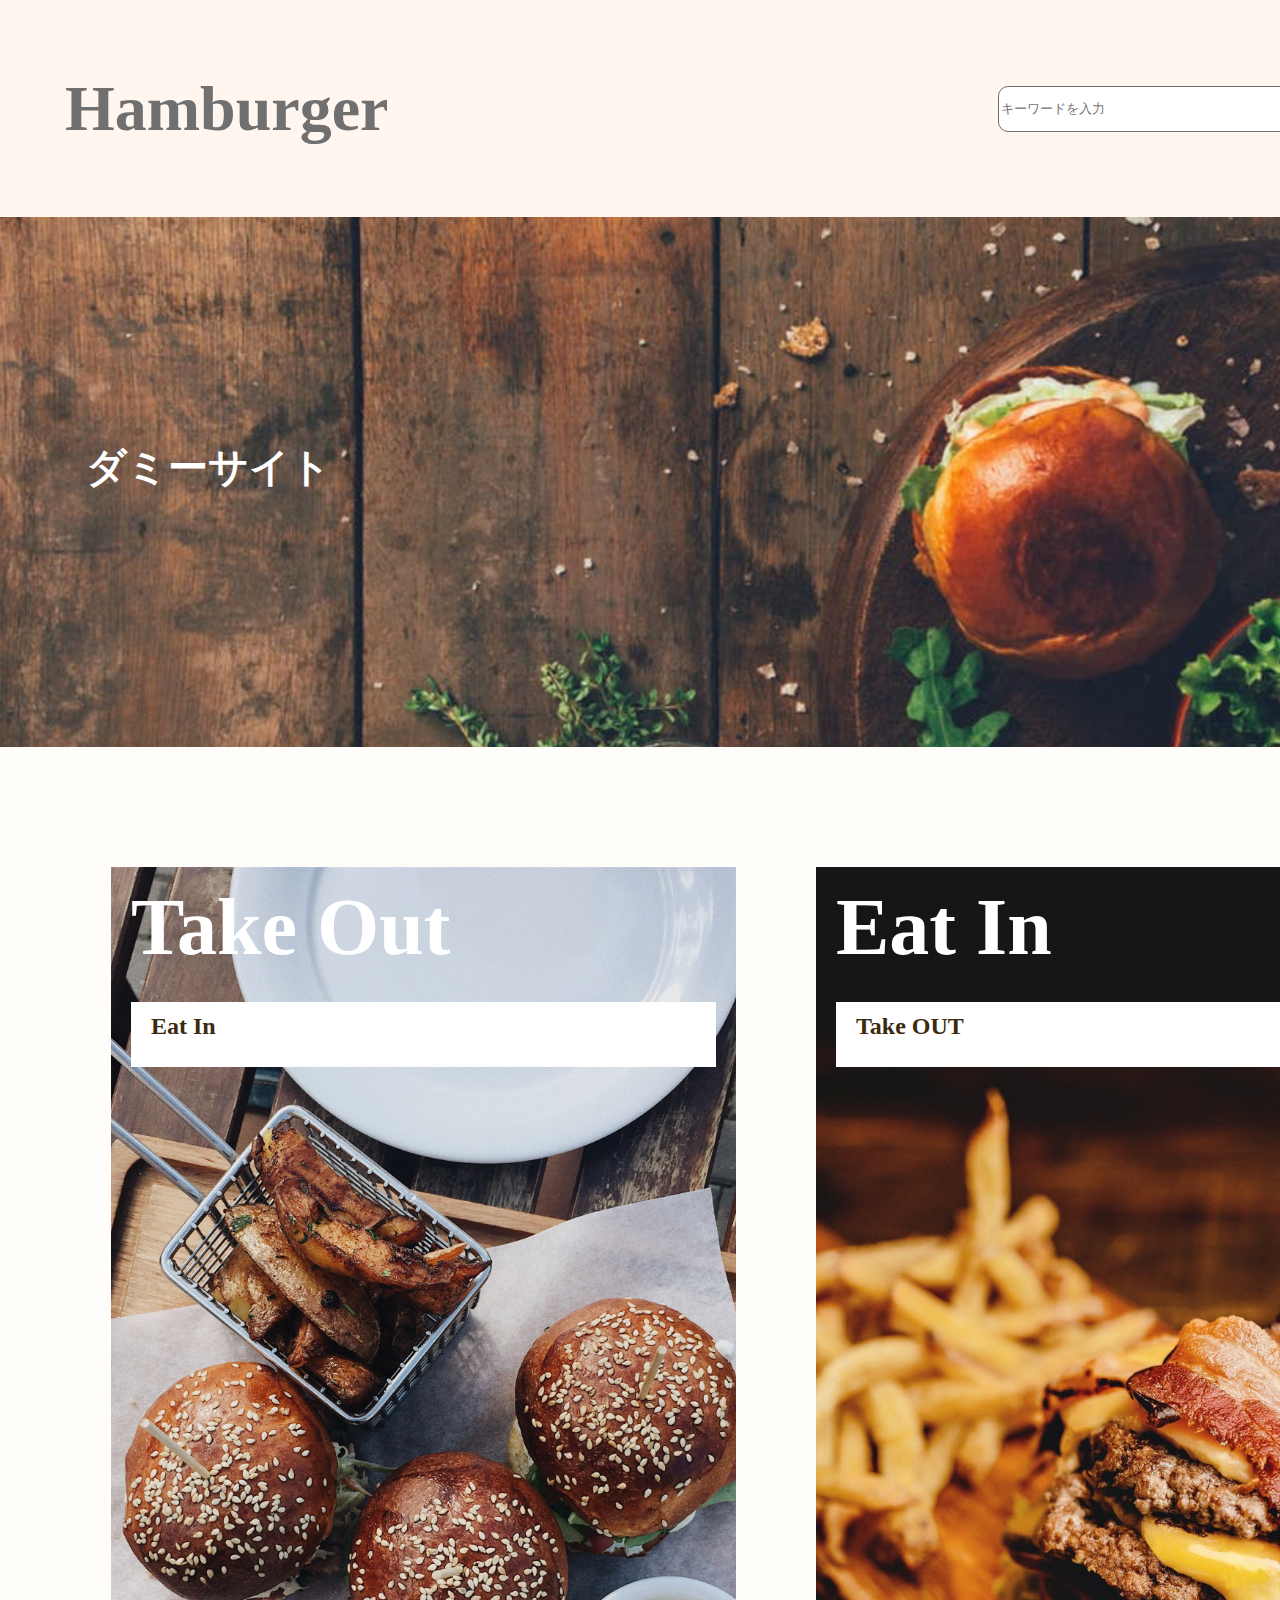
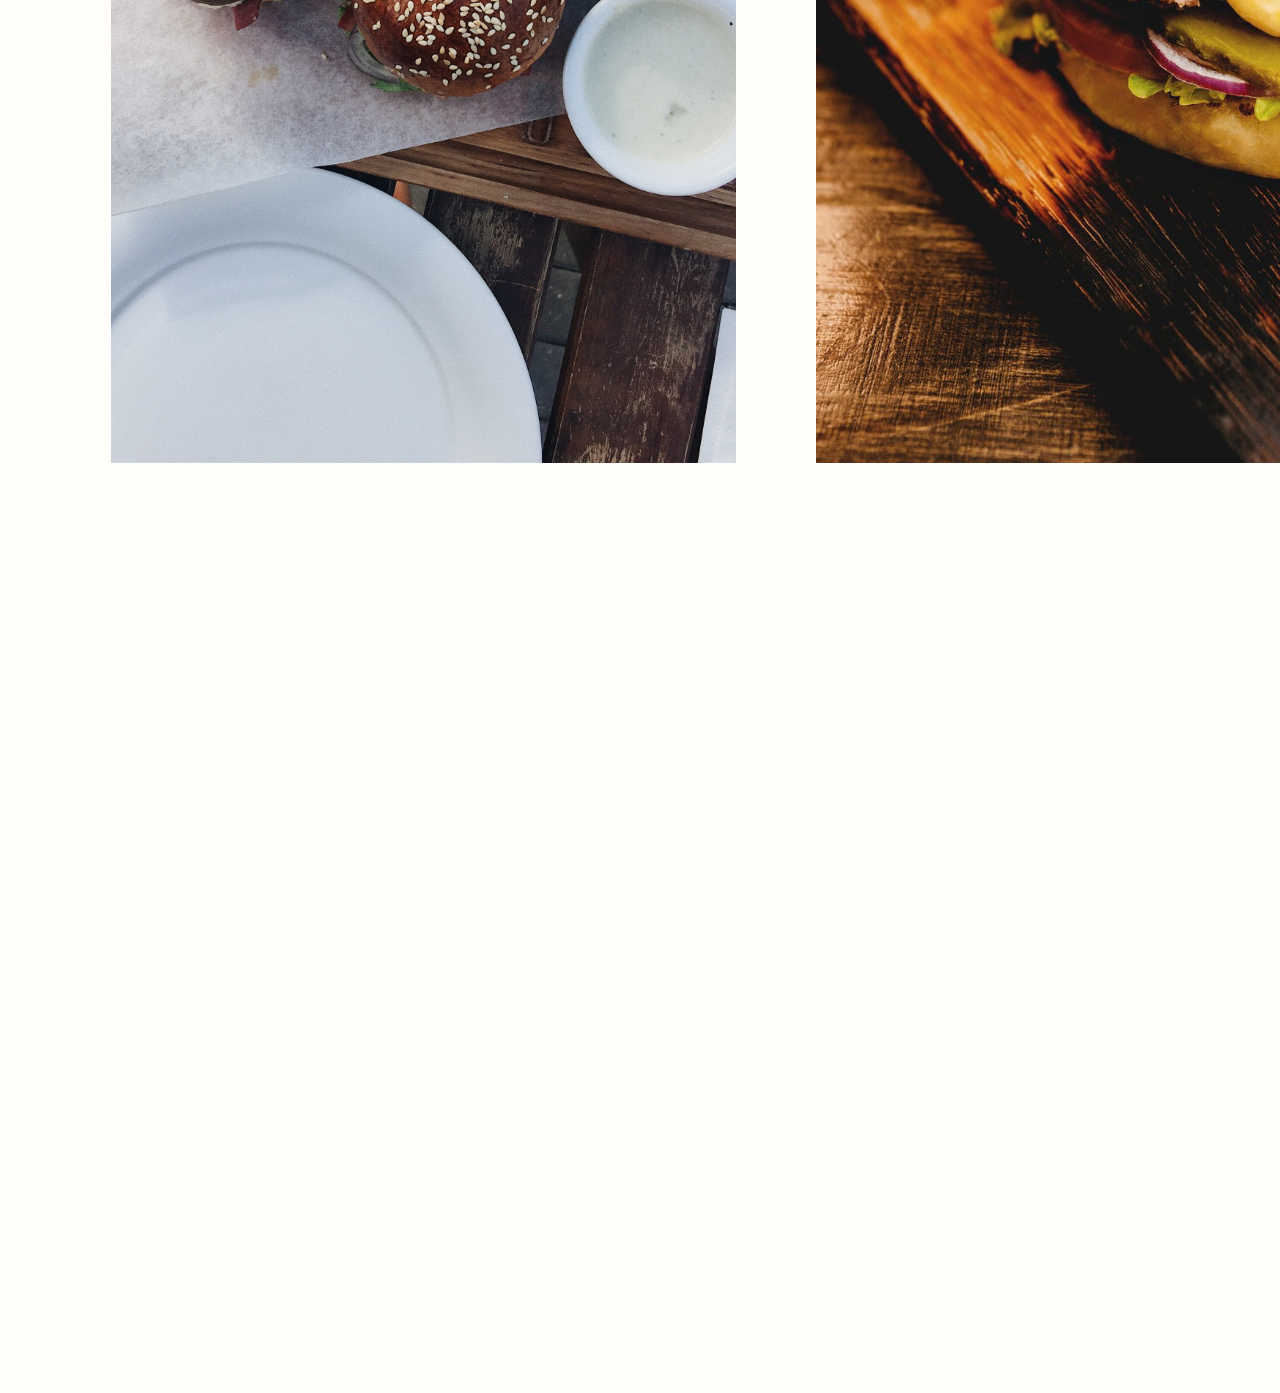
<file: html/index.html>
<!DOCTYPE html>
<html lang="ja">
<head>
    <meta charset="UTF-8">
    <meta http-equiv="X-UA-Compatible" content="IE=edge">
    <meta name="viewport" content="width=device-width, initial-scale=1.0">
    <link rel="stylesheet" href="/css/style.css">
    <title>Document</title>
</head>

<body>
    <div class="l-container c-background--white-soft">
        <main class="l-main">
            <header class="l-header c-background--beige ">
                    <h1 class="l-header__logo c-font--roboto c-font-color--gray c-font-size--64 c-font-weight--bold">Hamburger</h1>
                    <div class="c-search">
                        <form method="get"></form>
                        <input class="c-search__form" type="search" name="search" placeholder="キーワードを入力">
                        <input class="c-search__button c-background--gray-perl c-font-color--gray c-font--m c-font-weight--bold" type="submit" name="submit" value="検索">
                        </form>
                    </div>
            </header>

                <div class="p-mainvisual">
                    <h1 class="p-mainvisual__title c-font-color--white c-font-size--40 c-font-weight--bold">
                        ダミーサイト
                    </h1>
                </div>

                <section class="p-whereeat">
                    <div class="p-whereeat--takeout">
                        <h1 class="p-whereeat--takeout__logo c-font--roboto c-font-size--80 c-font-weight--bold c-font-color--white">Take Out</h1>
                        <div class="p-whereeat--takeout__content c-background--white-plane">
                            <h2 class="p-whereeat--eatin__content__title c-font-color--brown c-font--m c-font-size--24 c-font-weight--bold">Eat In</h2>
                        </div>
                    </div>
                    <div class="p-whereeat--eatin">
                        <h1 class="p-whereeat--eatin__logo c-font--roboto c-font-size--80 c-font-weight--bold c-font-color--white">Eat In</h1>
                        <div class="p-whereeat--eatin__content c-background--white-plane">
                            <h2 class="p-whereeat--eatin__content__title c-font-color--brown c-font--m c-font-size--24 c-font-weight--bold">Take OUT</h2>
                        </div>
                    </div>
                </section>

                <div class="p-map"></div>
        </main>
        
        <div class="l-sidebar c-background--gray-perl"></div>
    </div>
    
    <footer class="l-footer"></footer>
</body>
</html>
</file>
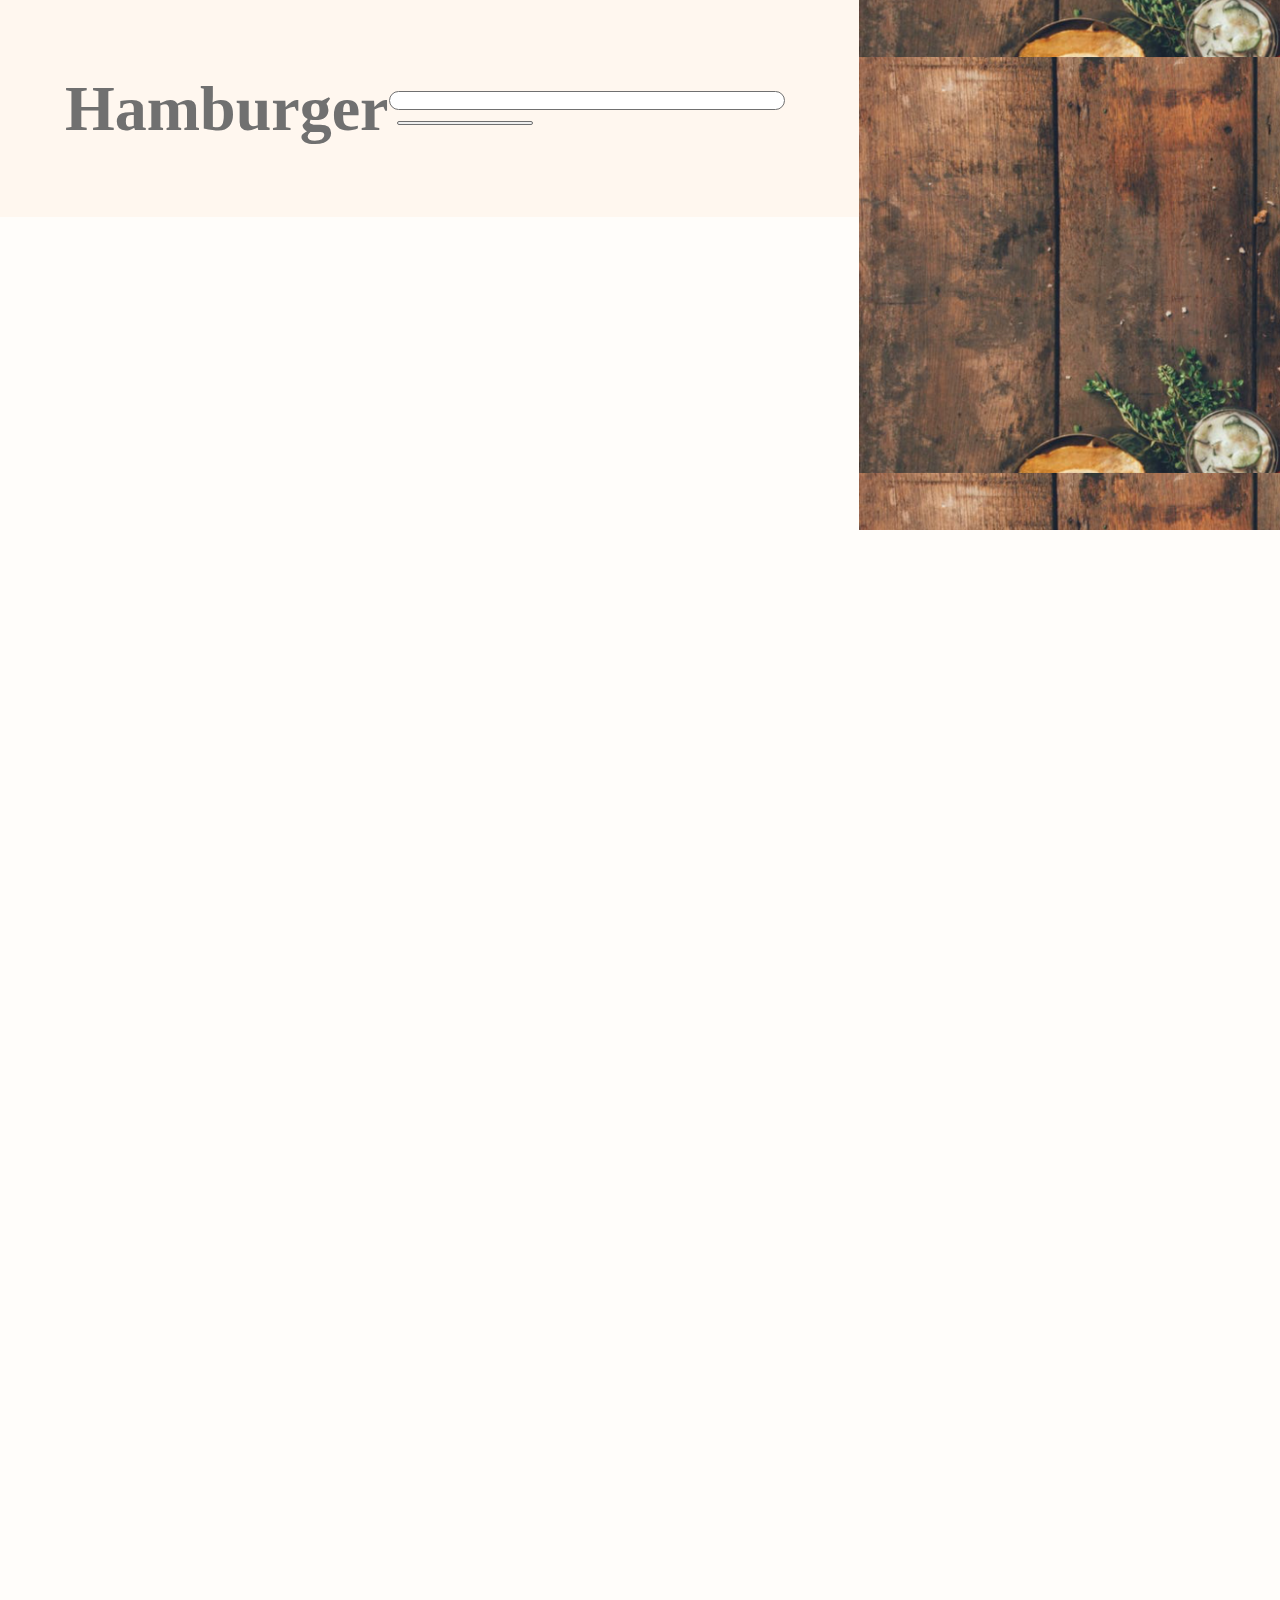
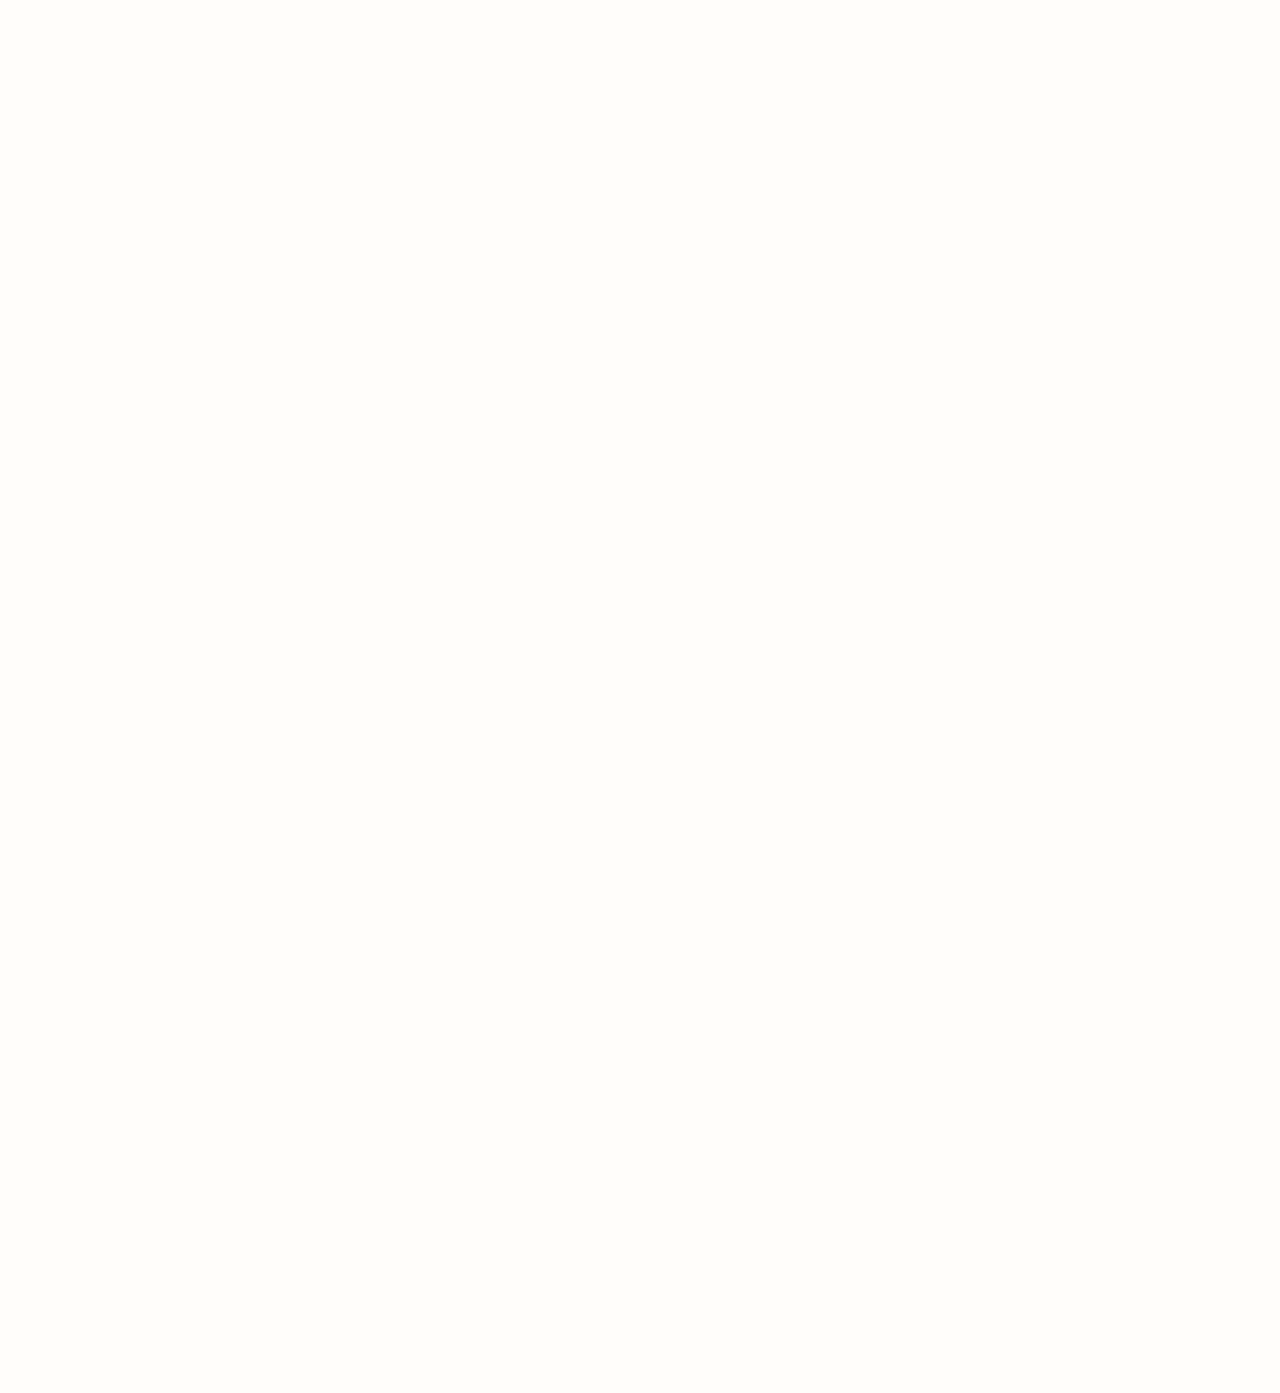
<file: html/toppage.html>
<!DOCTYPE html>
<html lang="en">
<head>
    <meta charset="UTF-8">
    <meta http-equiv="X-UA-Compatible" content="IE=edge">
    <meta name="viewport" content="width=device-width, initial-scale=1.0">
    <link rel="stylesheet" href="/css/style.css">
    <title>Document</title>
</head>

<body>
    <div class="l-container c-background--white-soft">
        <header class="l-header c-background--beige ">
                <h1 class="l-header__logo c-font--roboto c-font-color--gray c-font-size--64 c-font-weight--bold">Hamburger</h1>
                <div class="serch">
                    <form class="c_search" action="http://127.0.0.1:5500/html/toppage.html" method="get">
                        <input class="c-search__form" type="search">
                        <button class="c-search__button"></button>
                    </form>
                </div>
        </header>
        <main class="l-main">
                <div class="p-mainvisual"></div>
                <section class="p-section">
                    <div class="takuout"></div>
                    <div class="eatin"></div>
                </section>
                <div class="map"></div>
        </main>
        
        <div class="l-sidebar c-background--gray-perl"></div>
    </div>
    
    <footer class="l-footer"></footer>
</body>
</html>
</file>
<file: css/style.css>
div {
  box-sizing: border-box;
}

/* 
html5doctor.com Reset Stylesheet
v1.6.1
Last Updated: 2010-09-17
Author: Richard Clark - http://richclarkdesign.com 
Twitter: @rich_clark
*/
html, body, div, span, object, iframe,
h1, h2, h3, h4, h5, h6, p, blockquote, pre,
abbr, address, cite, code,
del, dfn, em, img, ins, kbd, q, samp,
small, strong, sub, sup, var,
b, i,
dl, dt, dd, ol, ul, li,
fieldset, form, label, legend,
table, caption, tbody, tfoot, thead, tr, th, td,
article, aside, canvas, details, figcaption, figure,
footer, header, hgroup, menu, nav, section, summary,
time, mark, audio, video {
  margin: 0;
  padding: 0;
  border: 0;
  outline: 0;
  font-size: 100%;
  vertical-align: baseline;
  background: transparent;
}

body {
  line-height: 1;
}

article, aside, details, figcaption, figure,
footer, header, hgroup, menu, nav, section {
  display: block;
}

nav ul {
  list-style: none;
}

blockquote, q {
  quotes: none;
}

blockquote:before, blockquote:after,
q:before, q:after {
  content: "";
  content: none;
}

a {
  margin: 0;
  padding: 0;
  font-size: 100%;
  vertical-align: baseline;
  background: transparent;
}

/* change colours to suit your needs */
ins {
  background-color: #ff9;
  color: #000;
  text-decoration: none;
}

/* change colours to suit your needs */
mark {
  background-color: #ff9;
  color: #000;
  font-style: italic;
  font-weight: bold;
}

del {
  text-decoration: line-through;
}

abbr[title], dfn[title] {
  border-bottom: 1px dotted;
  cursor: help;
}

table {
  border-collapse: collapse;
  border-spacing: 0;
}

/* change border colour to suit your needs */
hr {
  display: block;
  height: 1px;
  border: 0;
  border-top: 1px solid #cccccc;
  margin: 1em 0;
  padding: 0;
}

input, select {
  vertical-align: middle;
}

.l-container {
  display: flex;
  width: 1920px;
  height: 2993px;
}

.l-footer__logo {
  text-align: center;
  margin-top: 39px;
}
.l-footer__copyright {
  text-align: center;
  margin-bottom: 30px;
}

.l-header {
  width: 1553px;
  height: 217px;
  display: flex;
  align-items: center;
}
.l-header__logo {
  margin-left: 65px;
}

.l-main {
  width: 1553px;
}

.l-sidebar {
  width: 367px;
  height: 100%;
}
.l-sidebar_menus {
  margin-top: 75px;
  margin-left: 41px;
}
.l-sidebar_menus_menu-logo {
  margin-bottom: 85px;
}
.l-sidebar_menus_menu-list {
  padding: 40px 0 40px 20px;
}
.l-sidebar_menus_menu-list_menu-detail {
  margin-bottom: 22px;
}
.l-sidebar_menus_menu-list :last-child {
  margin-bottom: 0;
}

.l-wrapper {
  margin: 0 100px;
}

.c-background--beige {
  background-color: #FFF7EF;
}
.c-background--brown-normal {
  background-color: #9D8670;
}
.c-background--brown-dark {
  background-color: #3C2B1C;
}
.c-background--gray-perl {
  background-color: #F2EDE9;
}
.c-background--gray-light {
  background-color: #F5F5F5;
}
.c-background--white-plane {
  background-color: #FFFFFF;
}
.c-background--white-soft {
  background-color: #FFFDFA;
}
.c-background--black {
  background-color: #000000;
}

.c-font-color--gray {
  color: #707070;
}
.c-font-color--white {
  color: #FFFFFF;
}
.c-font-color--brown {
  color: #3C2A10;
}

.c-font-size--14 {
  font-size: 14px;
}
.c-font-size--16 {
  font-size: 16px;
}
.c-font-size--19 {
  font-size: 19px;
}
.c-font-size--20 {
  font-size: 20px;
}
.c-font-size--22 {
  font-size: 22px;
}
.c-font-size--24 {
  font-size: 24px;
}
.c-font-size--28 {
  font-size: 28px;
}
.c-font-size--30 {
  font-size: 30px;
}
.c-font-size--34 {
  font-size: 34px;
}
.c-font-size--36 {
  font-size: 36px;
}
.c-font-size--40 {
  font-size: 40px;
}
.c-font-size--41 {
  font-size: 41px;
}
.c-font-size--44 {
  font-size: 44px;
}
.c-font-size--60 {
  font-size: 60px;
}
.c-font-size--64 {
  font-size: 64px;
}
.c-font-size--80 {
  font-size: 80px;
}

.c-font-weight--normal {
  font-weight: normal;
}
.c-font-weight--bold {
  font-weight: bold;
}

.c-font--roboto {
  font-family: "Roboto";
}
.c-font--m {
  font-family: "M+ 1m";
}

.c-line-height --regular {
  line-height: 16/23;
}
.c-line-height --wide {
  line-height: 16/33;
}

.c-search {
  height: 46px;
  width: auto;
  margin-right: 11px;
  margin-left: auto;
}
.c-search__form {
  width: 396px;
  height: 100%;
  border: 1px solid #707070;
  border-radius: 10px;
}
.c-search__button {
  width: 136px;
  height: 100%;
  border: 1px solid #707070;
  border-radius: 10px;
  margin-left: 8px;
}

.p-mainvisual {
  width: 100%;
  height: 530px;
  background-image: url(/img/mainvisual-pc.jpg);
  background-size: 100% auto;
  background-position: center;
  position: relative;
}
.p-mainvisual__title {
  margin: 231px auto 243px 86px;
  position: absolute;
}

.p-map {
  width: 100%;
  position: relative;
  z-index: 1;
}
.p-map__content {
  z-index: 3;
  padding: 83px 134px 40px 119px;
}
.p-map__content__title {
  margin-bottom: 55.5px;
}
.p-map__content__line {
  margin-bottom: 63.5px;
}

.p-whereeat {
  margin: 120px 107px 134px 111px;
  height: 1196px;
  width: 100%;
  display: flex;
}
.p-whereeat--takeout {
  background-image: url(/img/takeout.jpg);
  background-size: auto 100%;
  background-position: center;
  width: 625px;
  padding: 0 20px;
}
.p-whereeat--takeout__logo {
  margin-top: 20px;
  margin-bottom: 34.5px;
}
.p-whereeat--takeout__line {
  width: 63px;
}
.p-whereeat--takeout__content {
  margin-bottom: 20px;
  padding: 12px 20px 20px 20px;
}
.p-whereeat--takeout__content__title {
  margin-bottom: 9px;
}
.p-whereeat--eatin {
  background-image: url(/img/eatin.jpg);
  background-size: auto 100%;
  background-position: center;
  width: 625px;
  padding: 0 20px;
  margin-left: 80px;
}
.p-whereeat--eatin__logo {
  margin-top: 20px;
  margin-bottom: 34.5px;
}
.p-whereeat--eatin__line {
  width: 63px;
}
.p-whereeat--eatin__content {
  margin-bottom: 20px;
  padding: 12px 20px 20px 20px;
}
.p-whereeat--eatin__content__title {
  margin-bottom: 9px;
}
</file>
